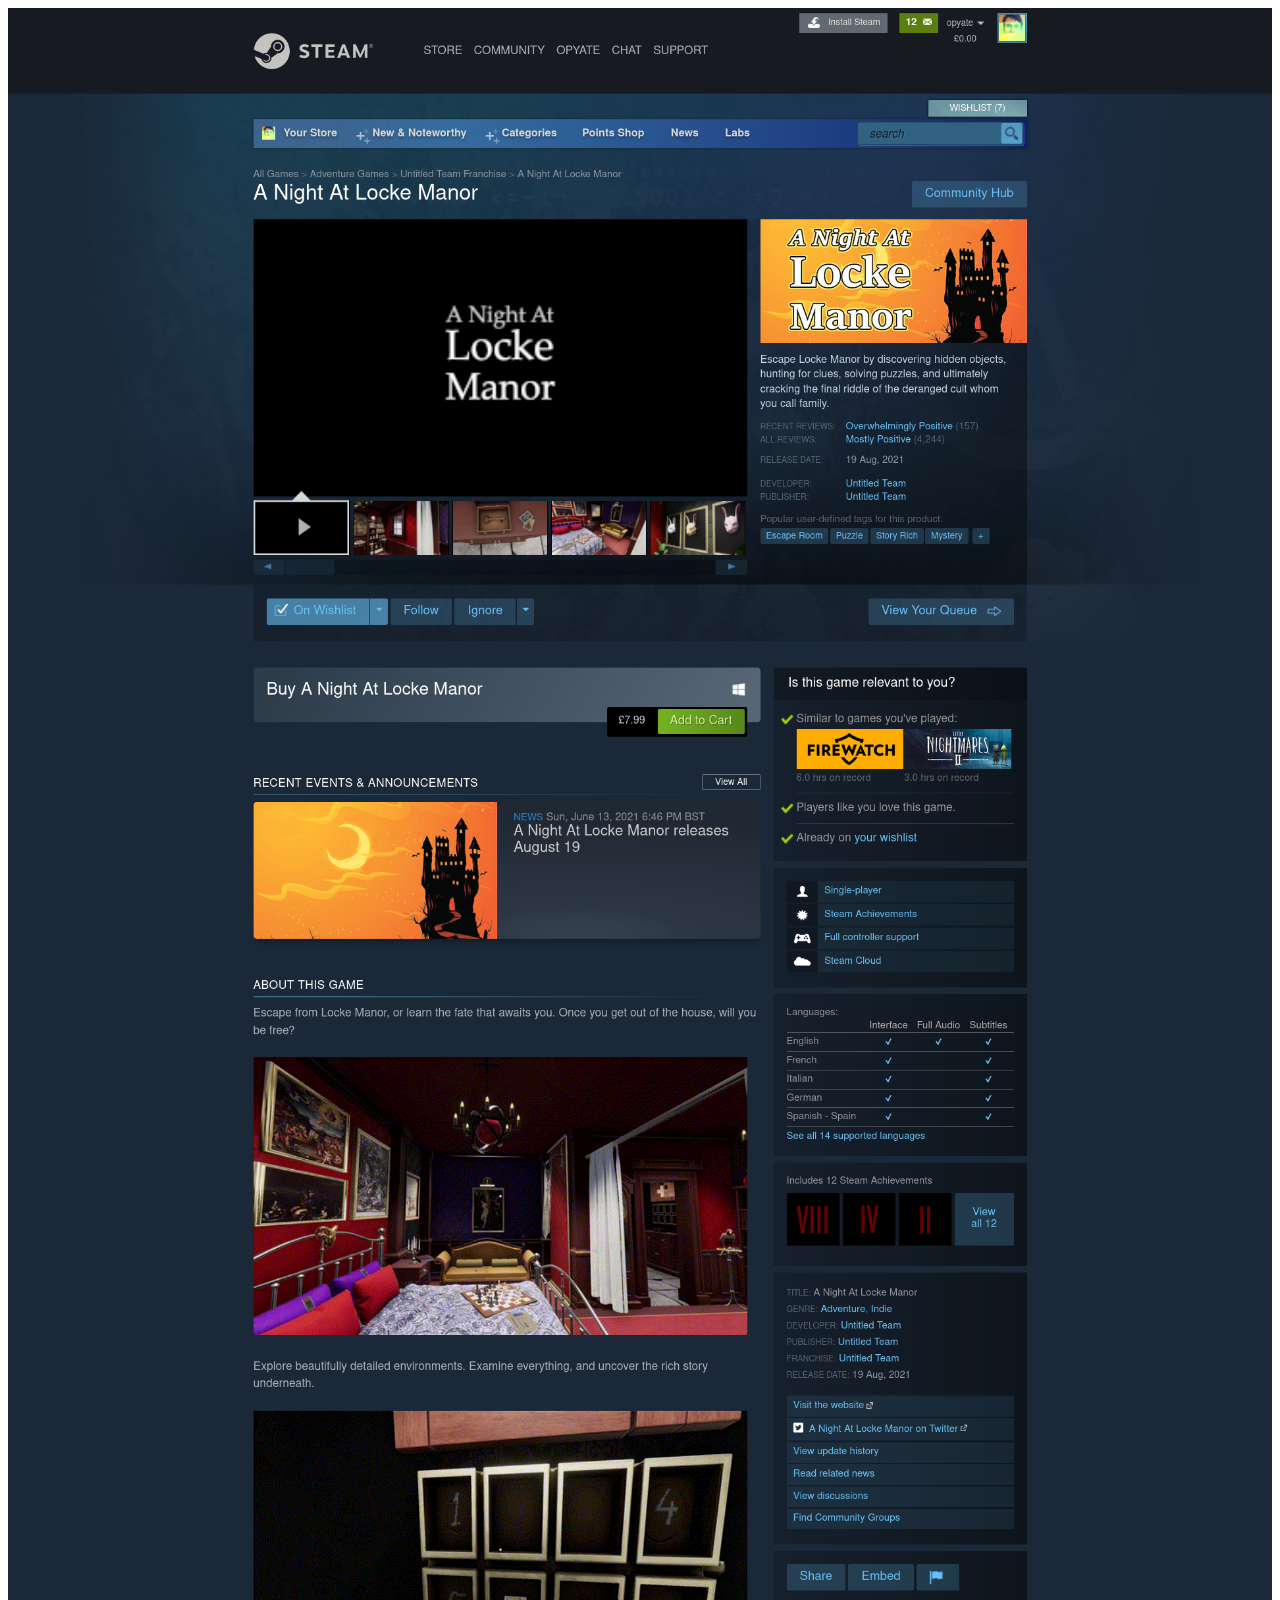
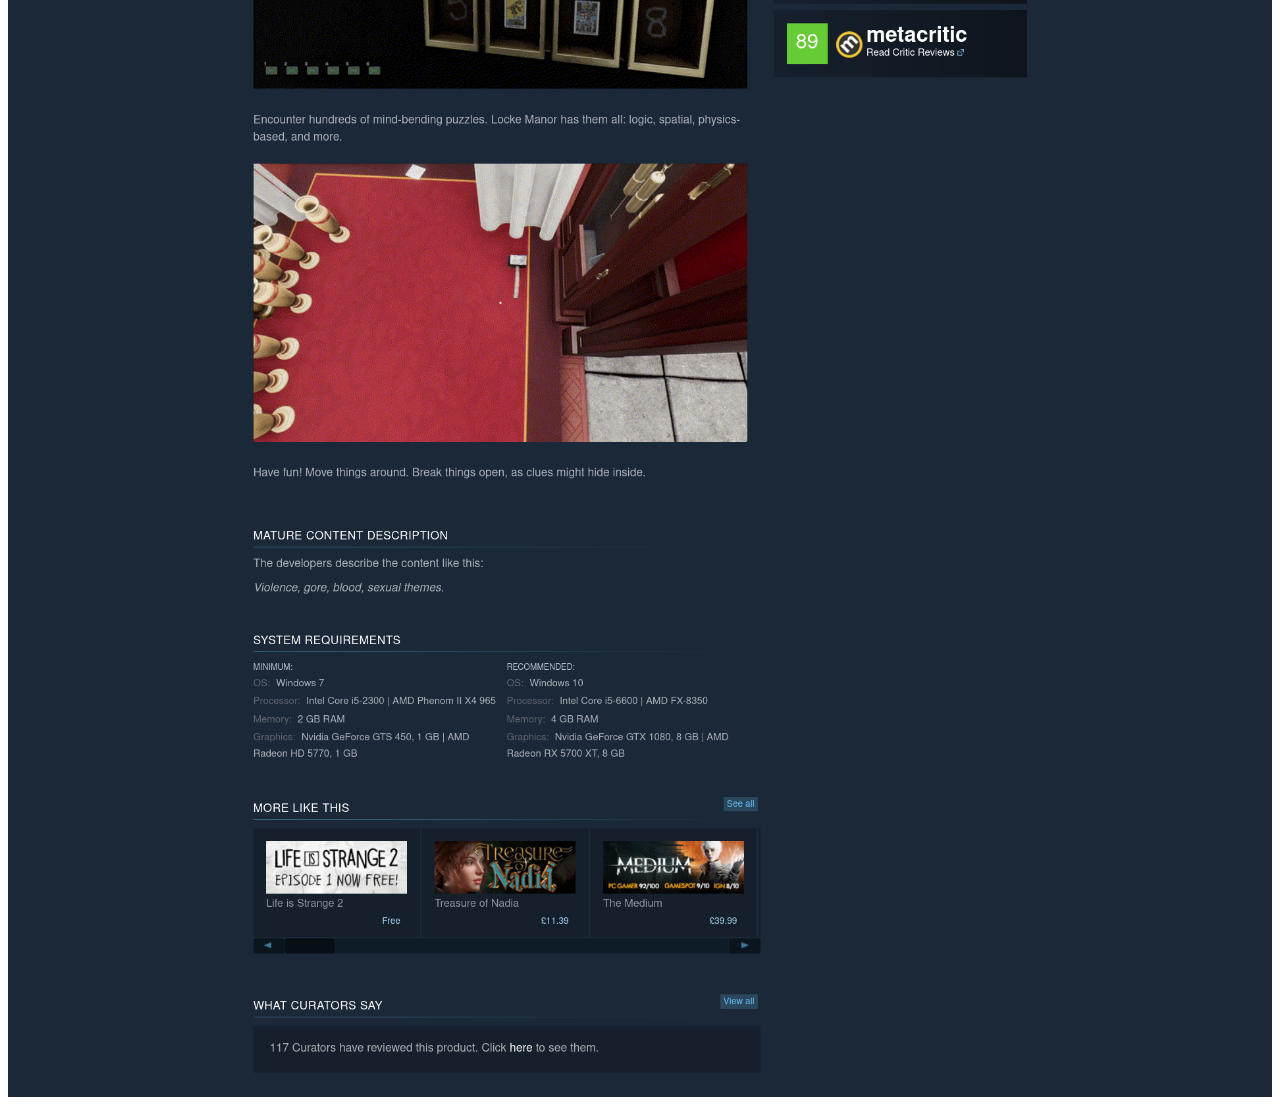
<file: index.htm>
<!DOCTYPE html>
<html lang="en">

<head>
	<meta charset="utf-8">
	<meta http-equiv="X-UA-Compatible" content="IE=edge">
	<meta http-equiv="Permissions-Policy" content="interest-cohort=()" />
	<meta name="viewport" content="width=device-width, initial-scale=1">
	<link rel="me" href="https://mastodon.art/@uys">
	<meta name="robots" content="index, follow" />

	<!-- Primary Meta Tags -->
	<title>Juan Uys</title>
	<meta name="title" content="Juan Uys">
	<meta name="description"
		content="Witness Juan Uys concerning himself with art, computer programming, and other frivolous endeavours.">

	<!-- Open Graph / Facebook -->
	<meta property="og:type" content="website">
	<meta property="og:url" content="https://juanuys.com/">
	<meta property="og:title" content="Juan Uys">
	<meta property="og:description"
		content="Witness Juan Uys concerning himself with art, computer programming, and other frivolous endeavours.">
	<meta property="og:image" content="https://juanuys.com/assets/about/juanuys.png">

	<!-- Twitter -->
	<meta property="twitter:card" content="summary_large_image">
	<meta property="twitter:url" content="https://juanuys.com/">
	<meta property="twitter:title" content="Juan Uys">
	<meta property="twitter:description"
		content="Witness Juan Uys concerning himself with art, computer programming, and other frivolous endeavours.">
	<meta property="twitter:image" content="https://juanuys.com/assets/about/juanuys.png">
</head>

<body>
	<img src="fake-steam-page.png" alt="Fake Steam Page" style="width: 100%; height: auto;">
</body>

</html>
</file>
